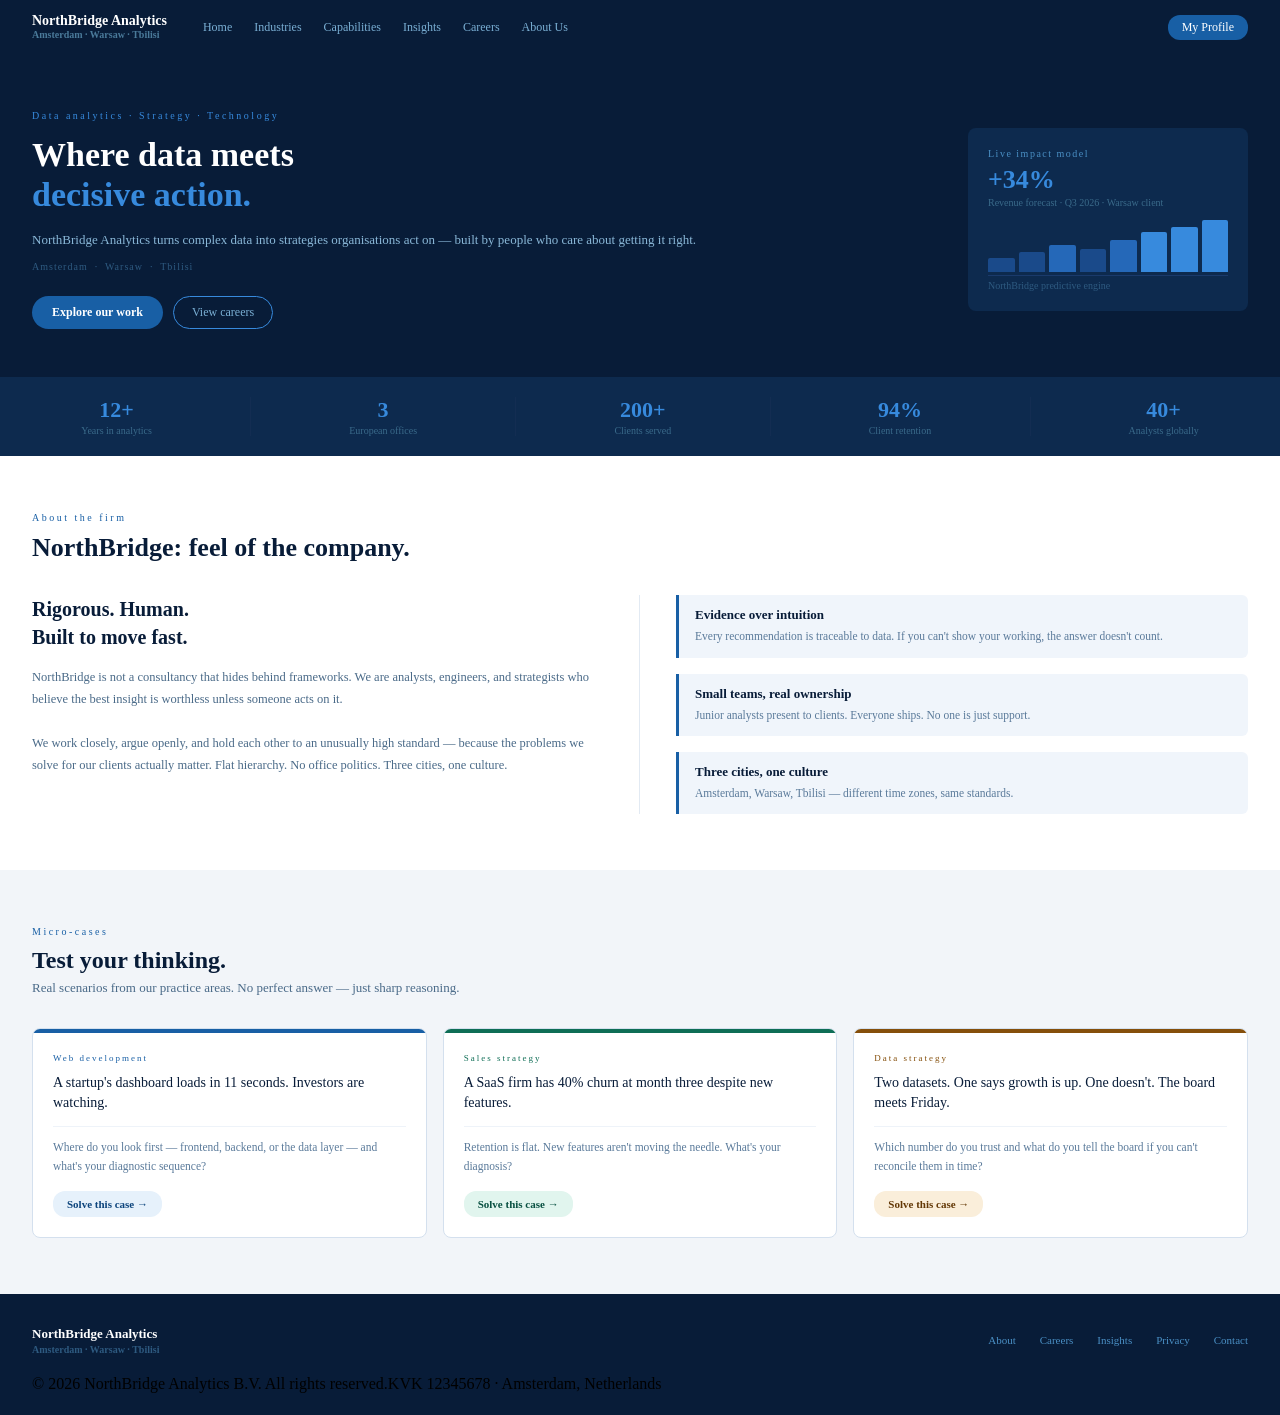
<file: index.html>
<!DOCTYPE html>
<html lang="en">

  <head>
    <meta charset="UTF-8">
    <meta name="viewport" content="width=device-width, initial-scale=1.0">
    <title>northbridge-analytics.com</title>
    <link rel="stylesheet" href="homepage.css">
  </head>

  <body>
          <div class="page">
            <nav>
              <div 
                class="nav-logo">NorthBridge Analytics<small>Amsterdam · Warsaw · Tbilisi</small>
              </div>

              <div class="nav-links">
                <a href="homepage.html">Home</a>
                <a href="#">Industries</a>
                <a href="#">Capabilities</a>
                <a href="#">Insights</a>
                <a href="careers.html">Careers</a>
                <a href="#">About Us</a>
              </div>
              <div class="nav-right">
                <a href="myProfile.html" class="btn-join">My Profile</a>
              </div>
            </nav>

            <div class="hero">
              <div>
                <div class="hero-eyebrow">Data analytics · Strategy · Technology</div>
                <h1>Where data meets<br><em>decisive action.</em></h1>
                <p class="hero-sub">NorthBridge Analytics turns complex data into strategies organisations act on — built by people who care about getting it right.</p>
                <p class="hero-offices">Amsterdam &nbsp;·&nbsp; Warsaw &nbsp;·&nbsp; Tbilisi</p>
                <div class="hero-btns">
                  <a href="#" class="btn-p">Explore our work</a>
                  <a href="#" class="btn-o">View careers</a>
                </div>
              </div>
              <div class="hero-vis">
                <div class="vis-lbl">Live impact model</div>
                <div class="vis-num">+34%</div>
                <div class="vis-desc">Revenue forecast · Q3 2026 · Warsaw client</div>
                <div class="bars">
                  <div class="b" style="height:28%"></div>
                  <div class="b" style="height:40%"></div>
                  <div class="b m" style="height:52%"></div>
                  <div class="b" style="height:46%"></div>
                  <div class="b m" style="height:63%"></div>
                  <div class="b h" style="height:78%"></div>
                  <div class="b h" style="height:88%"></div>
                  <div class="b h" style="height:100%"></div>
                </div>
                <div style="height:0.5px;background:#1a3a6b;margin-top:3px"></div>
                <div style="font-size:10px;color:#2e5a80;margin-top:4px">NorthBridge predictive engine</div>
              </div>
            </div>

            <div class="stats-strip">
              <div class="stat"><div class="stat-n">12+</div><div class="stat-l">Years in analytics</div></div>
              <div class="stat-div"></div>
              <div class="stat"><div class="stat-n">3</div><div class="stat-l">European offices</div></div>
              <div class="stat-div"></div>
              <div class="stat"><div class="stat-n">200+</div><div class="stat-l">Clients served</div></div>
              <div class="stat-div"></div>
              <div class="stat"><div class="stat-n">94%</div><div class="stat-l">Client retention</div></div>
              <div class="stat-div"></div>
              <div class="stat"><div class="stat-n">40+</div><div class="stat-l">Analysts globally</div></div>
            </div>

            <div class="feel">
              <div class="eyebrow">About the firm</div>
              <h2>NorthBridge: feel of the company.</h2>
              <div class="feel-grid">
                <div class="feel-l">
                  <h3>Rigorous. Human.<br>Built to move fast.</h3>
                  <p>NorthBridge is not a consultancy that hides behind frameworks. We are analysts, engineers, and strategists who believe the best insight is worthless unless someone acts on it.<br><br>We work closely, argue openly, and hold each other to an unusually high standard — because the problems we solve for our clients actually matter. Flat hierarchy. No office politics. Three cities, one culture.</p>
                </div>
                <div class="feel-r">
                  <div class="pill"><strong>Evidence over intuition</strong><span>Every recommendation is traceable to data. If you can't show your working, the answer doesn't count.</span></div>
                  <div class="pill"><strong>Small teams, real ownership</strong><span>Junior analysts present to clients. Everyone ships. No one is just support.</span></div>
                  <div class="pill"><strong>Three cities, one culture</strong><span>Amsterdam, Warsaw, Tbilisi — different time zones, same standards.</span></div>
                </div>
              </div>
            </div>

            <div class="cases">
              <div class="eyebrow">Micro-cases</div>
              <h2>Test your thinking.</h2>
              <p class="cases-sub">Real scenarios from our practice areas. No perfect answer — just sharp reasoning.</p>
              <div class="cases-grid">
                <div class="card">
                  <div class="card-top" style="background:#185fa5"></div>
                  <div class="card-body">
                    <div class="card-tag" style="color:#185fa5">Web development</div>
                    <div class="card-q">A startup's dashboard loads in 11 seconds. Investors are watching.</div>
                    <div class="card-div"></div>
                    <p class="card-p">Where do you look first — frontend, backend, or the data layer — and what's your diagnostic sequence?</p>
                    <a href="#" class="card-cta" style="background:#e6f1fb;color:#0c447c">Solve this case →</a>
                  </div>
                </div>
                <div class="card">
                  <div class="card-top" style="background:#0f6e56"></div>
                  <div class="card-body">
                    <div class="card-tag" style="color:#0f6e56">Sales strategy</div>
                    <div class="card-q">A SaaS firm has 40% churn at month three despite new features.</div>
                    <div class="card-div"></div>
                    <p class="card-p">Retention is flat. New features aren't moving the needle. What's your diagnosis?</p>
                    <a href="#" class="card-cta" style="background:#e1f5ee;color:#085041">Solve this case →</a>
                  </div>
                </div>
                <div class="card">
                  <div class="card-top" style="background:#854f0b"></div>
                  <div class="card-body">
                    <div class="card-tag" style="color:#854f0b">Data strategy</div>
                    <div class="card-q">Two datasets. One says growth is up. One doesn't. The board meets Friday.</div>
                    <div class="card-div"></div>
                    <p class="card-p">Which number do you trust and what do you tell the board if you can't reconcile them in time?</p>
                    <a href="#" class="card-cta" style="background:#faeeda;color:#633806">Solve this case →</a>
                  </div>
                </div>
              </div>
            </div>

            <footer>
              <div class="ft">
                <div class="fl">NorthBridge Analytics<small>Amsterdam · Warsaw · Tbilisi</small></div>
                <div class="flinks">
                  <a href="#">About</a><a href="#">Careers</a><a href="#">Insights</a><a href="#">Privacy</a><a href="#">Contact</a>
                </div>
              </div>
              <div class="fb"><span>© 2026 NorthBridge Analytics B.V. All rights reserved.</span><span>KVK 12345678 · Amsterdam, Netherlands</span></div>
            </footer>
          </div>

  </body>
</html>
</file>
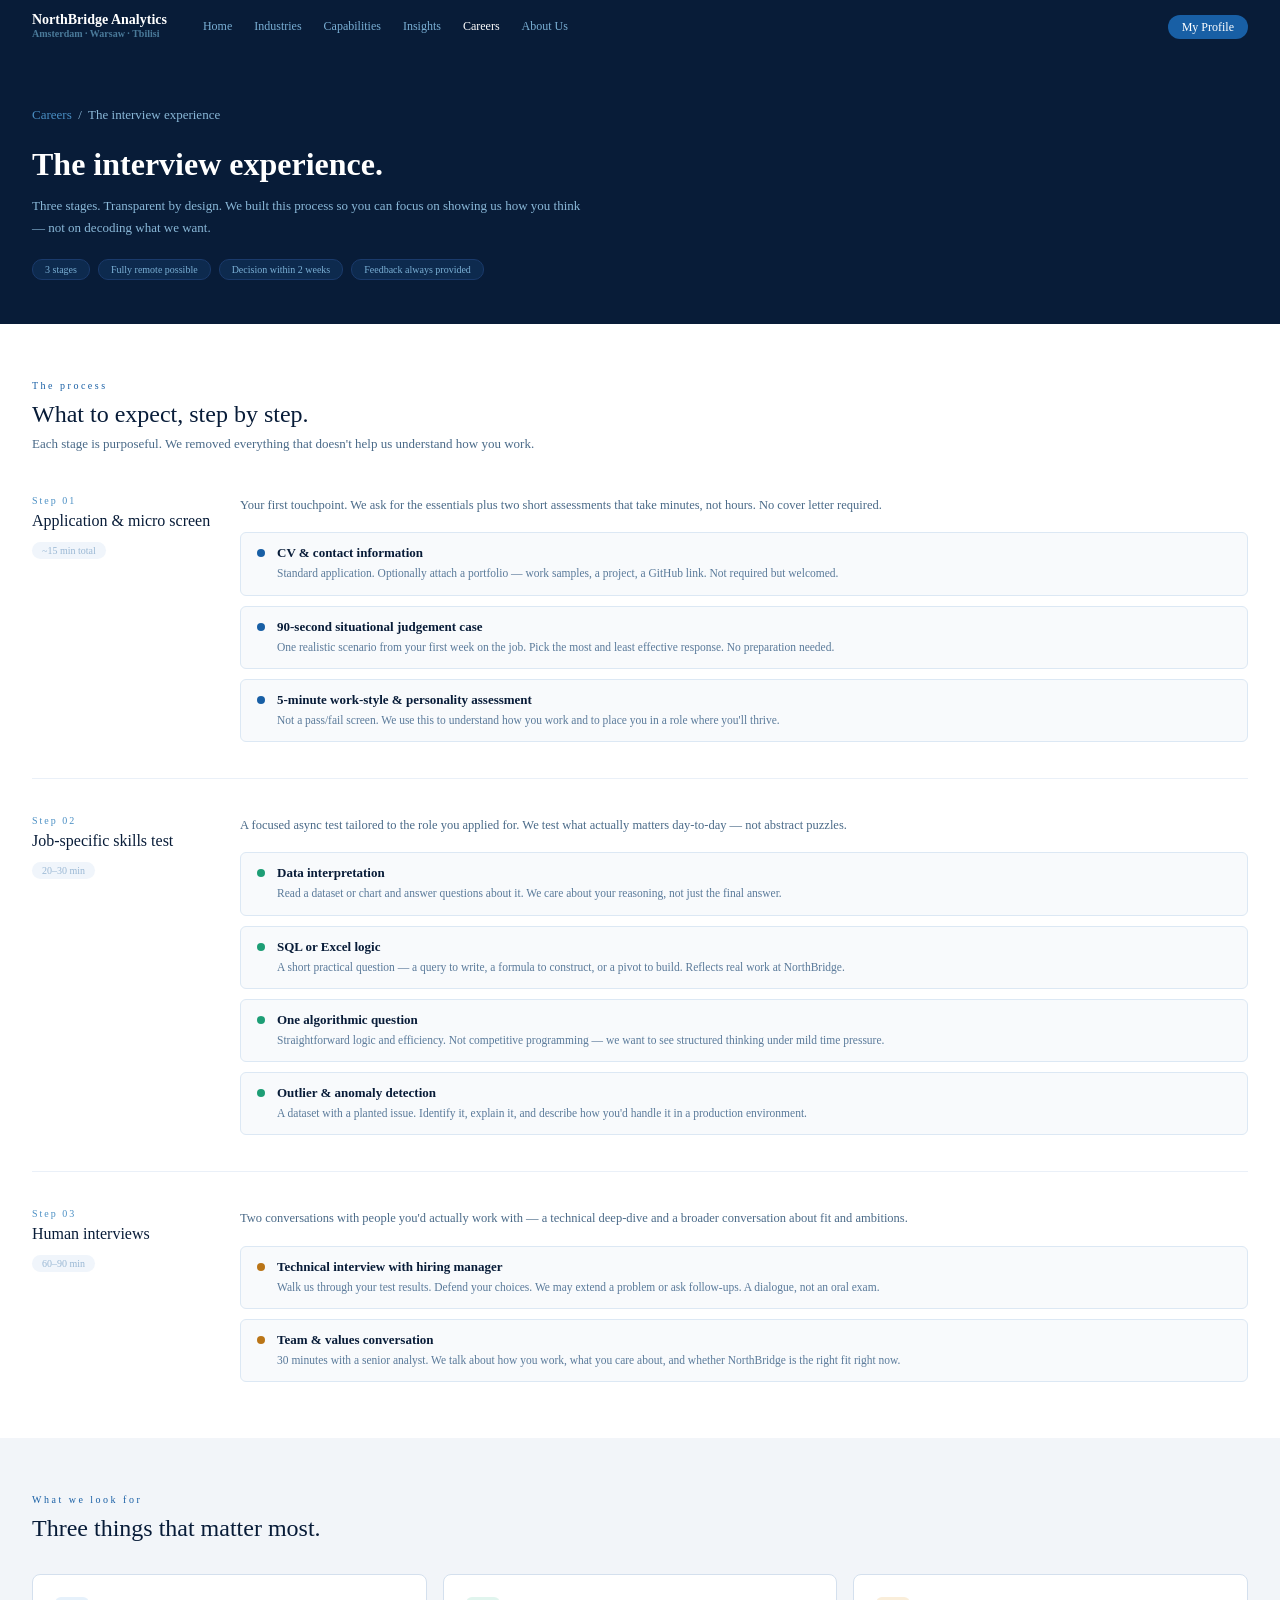
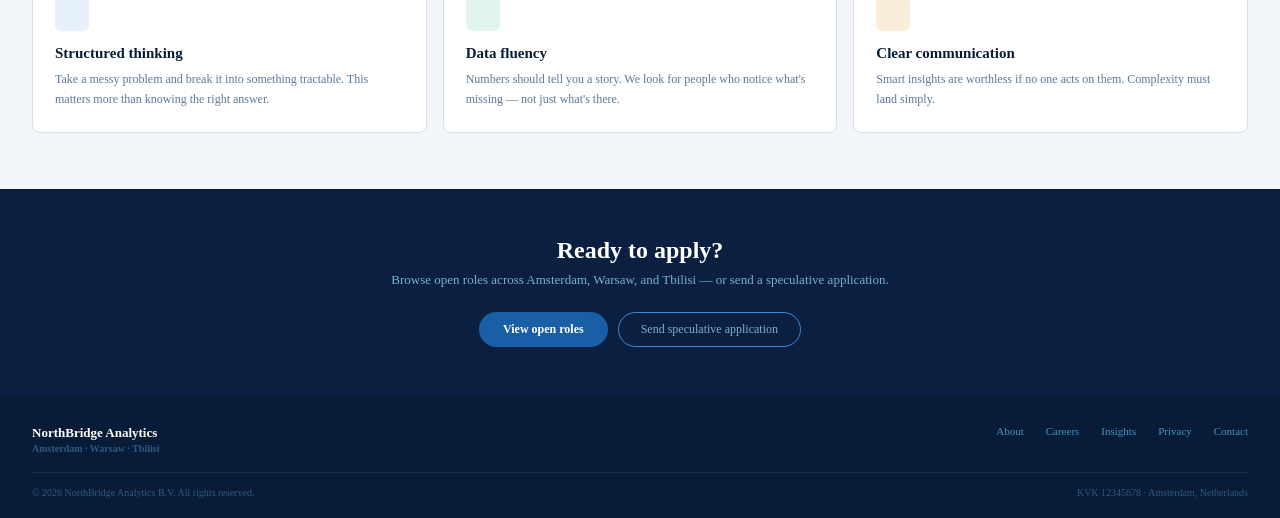
<file: careers.html>
<!DOCTYPE html>
<html lang="en">
<head>
  <meta charset="UTF-8">
  <meta name="viewport" content="width=device-width, initial-scale=1.0">
  <title>Careers</title>
  <link rel="stylesheet" href="careers.css">
</head>
<body>
    
<div class="page">
    <nav>
      <div class="logo">NorthBridge Analytics<small>Amsterdam · Warsaw · Tbilisi</small></div>
      <div class="nlinks">
        <a href="homepage.html">Home</a><a href="#">Industries</a><a href="#">Capabilities</a><a href="#">Insights</a>
        <a href="#" class="on">Careers</a><a href="#">About Us</a>
      </div>
      <div class="nright">
        <a href="myProfile.html" class="jb">My Profile</a>
      </div>
    </nav>

    <div class="hero">
      <p class="bc"><a href="#">Careers</a> &nbsp;/&nbsp; The interview experience</p>
      <h1>The interview experience.</h1>
      <p>Three stages. Transparent by design. We built this process so you can focus on showing us how you think — not on decoding what we want.</p>
      <div class="tags">
        <span class="tag">3 stages</span>
        <span class="tag">Fully remote possible</span>
        <span class="tag">Decision within 2 weeks</span>
        <span class="tag">Feedback always provided</span>
      </div>
    </div>

    <div class="process">
      <div class="eyebrow">The process</div>
      <div class="sec-title">What to expect, step by step.</div>
      <p class="sec-sub">Each stage is purposeful. We removed everything that doesn't help us understand how you work.</p>

      <div class="step">
        <div class="smeta">
          <div class="snum">Step 01</div>
          <div class="stitle">Application &amp; micro screen</div>
          <div class="sdur">~15 min total</div>
        </div>
        <div>
          <p class="sdesc">Your first touchpoint. We ask for the essentials plus two short assessments that take minutes, not hours. No cover letter required.</p>
          <div class="tasks">
            <div class="task"><div class="tdot tblue"></div><div class="tinner"><strong>CV &amp; contact information</strong><span>Standard application. Optionally attach a portfolio — work samples, a project, a GitHub link. Not required but welcomed.</span></div></div>
            <div class="task"><div class="tdot tblue"></div><div class="tinner"><strong>90-second situational judgement case</strong><span>One realistic scenario from your first week on the job. Pick the most and least effective response. No preparation needed.</span></div></div>
            <div class="task"><div class="tdot tblue"></div><div class="tinner"><strong>5-minute work-style &amp; personality assessment</strong><span>Not a pass/fail screen. We use this to understand how you work and to place you in a role where you'll thrive.</span></div></div>
          </div>
        </div>
      </div>

      <div class="step">
        <div class="smeta">
          <div class="snum">Step 02</div>
          <div class="stitle">Job-specific skills test</div>
          <div class="sdur">20–30 min</div>
        </div>
        <div>
          <p class="sdesc">A focused async test tailored to the role you applied for. We test what actually matters day-to-day — not abstract puzzles.</p>
          <div class="tasks">
            <div class="task"><div class="tdot tgreen"></div><div class="tinner"><strong>Data interpretation</strong><span>Read a dataset or chart and answer questions about it. We care about your reasoning, not just the final answer.</span></div></div>
            <div class="task"><div class="tdot tgreen"></div><div class="tinner"><strong>SQL or Excel logic</strong><span>A short practical question — a query to write, a formula to construct, or a pivot to build. Reflects real work at NorthBridge.</span></div></div>
            <div class="task"><div class="tdot tgreen"></div><div class="tinner"><strong>One algorithmic question</strong><span>Straightforward logic and efficiency. Not competitive programming — we want to see structured thinking under mild time pressure.</span></div></div>
            <div class="task"><div class="tdot tgreen"></div><div class="tinner"><strong>Outlier &amp; anomaly detection</strong><span>A dataset with a planted issue. Identify it, explain it, and describe how you'd handle it in a production environment.</span></div></div>
          </div>
        </div>
      </div>

      <div class="step">
        <div class="smeta">
          <div class="snum">Step 03</div>
          <div class="stitle">Human interviews</div>
          <div class="sdur">60–90 min</div>
        </div>
        <div>
          <p class="sdesc">Two conversations with people you'd actually work with — a technical deep-dive and a broader conversation about fit and ambitions.</p>
          <div class="tasks">
            <div class="task"><div class="tdot tamber"></div><div class="tinner"><strong>Technical interview with hiring manager</strong><span>Walk us through your test results. Defend your choices. We may extend a problem or ask follow-ups. A dialogue, not an oral exam.</span></div></div>
            <div class="task"><div class="tdot tamber"></div><div class="tinner"><strong>Team &amp; values conversation</strong><span>30 minutes with a senior analyst. We talk about how you work, what you care about, and whether NorthBridge is the right fit right now.</span></div></div>
          </div>
        </div>
      </div>
    </div>

    <div class="traits">
      <div class="eyebrow">What we look for</div>
      <div class="sec-title">Three things that matter most.</div>
      <div class="tgrid">
        <div class="tc"><div class="ti" style="background:#e6f1fb"><i class="ti ti-brain" style="color:#185fa5" aria-hidden="true"></i></div><h3>Structured thinking</h3><p>Take a messy problem and break it into something tractable. This matters more than knowing the right answer.</p></div>
        <div class="tc"><div class="ti" style="background:#e1f5ee"><i class="ti ti-chart-bar" style="color:#0f6e56" aria-hidden="true"></i></div><h3>Data fluency</h3><p>Numbers should tell you a story. We look for people who notice what's missing — not just what's there.</p></div>
        <div class="tc"><div class="ti" style="background:#faeeda"><i class="ti ti-messages" style="color:#854f0b" aria-hidden="true"></i></div><h3>Clear communication</h3><p>Smart insights are worthless if no one acts on them. Complexity must land simply.</p></div>
      </div>
    </div>

    <div class="cta">
      <h2>Ready to apply?</h2>
      <p>Browse open roles across Amsterdam, Warsaw, and Tbilisi — or send a speculative application.</p>
      <div class="ctabs"><a href="#" class="bp">View open roles</a><a href="#" class="bo">Send speculative application</a></div>
    </div>

    <footer>
      <div class="ftop">
        <div class="flogo">NorthBridge Analytics<small>Amsterdam · Warsaw · Tbilisi</small></div>
        <div class="flinks"><a href="#">About</a><a href="#">Careers</a><a href="#">Insights</a><a href="#">Privacy</a><a href="#">Contact</a></div>
      </div>
      <div class="fbot"><span>© 2026 NorthBridge Analytics B.V. All rights reserved.</span><span>KVK 12345678 · Amsterdam, Netherlands</span></div>
    </footer>
  </div>

</body>
</html>
</file>
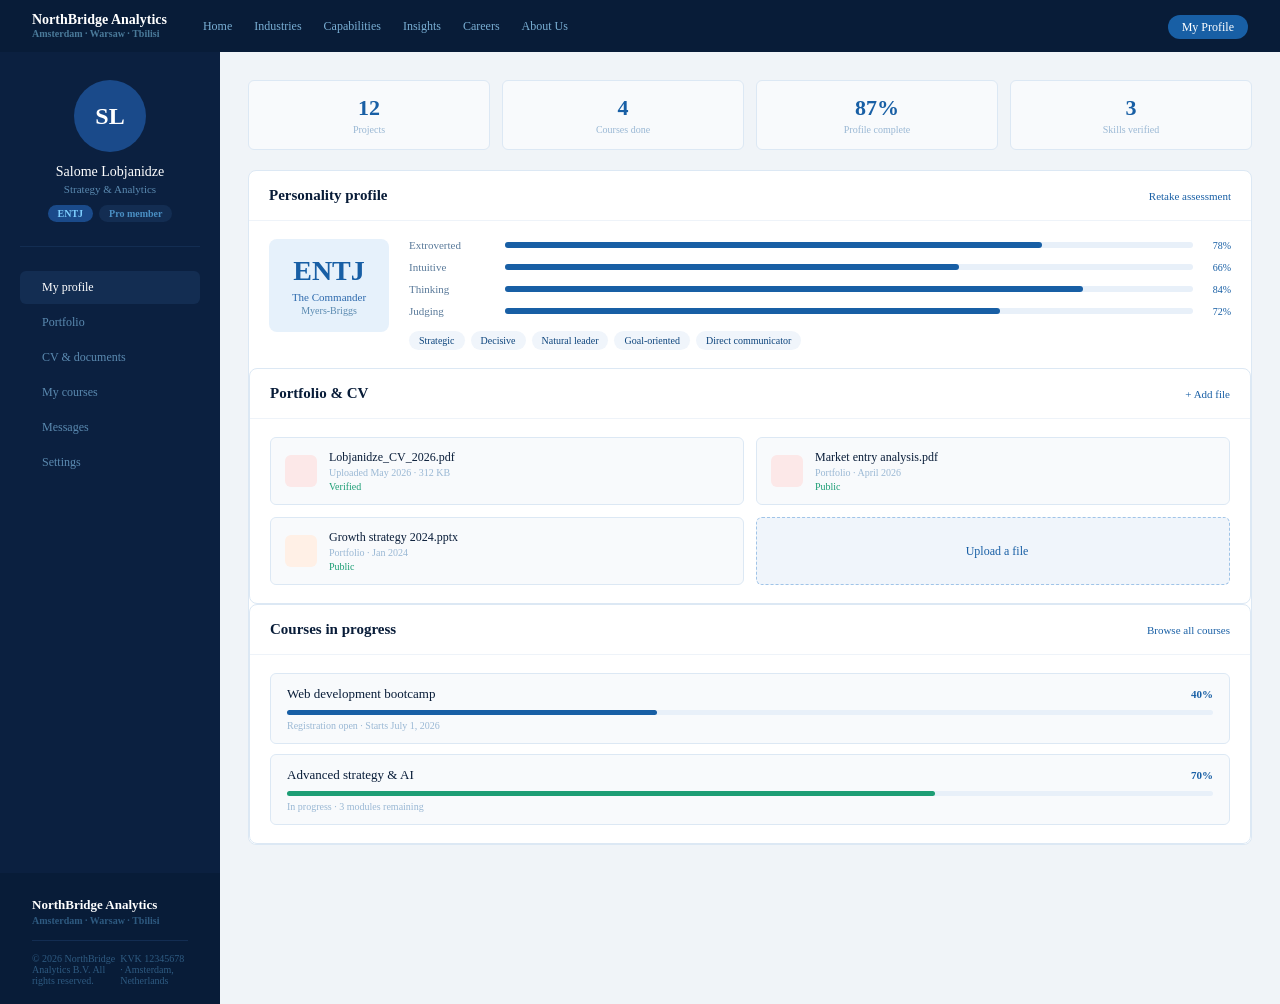
<file: myProfile.html>
<!DOCTYPE html>
<html lang="en">
<head>
  <meta charset="UTF-8">
  <meta name="viewport" content="width=device-width, initial-scale=1.0">
  <title>My profile</title>
  <link rel="stylesheet" href="myProfile.css">
</head>
<body>

<div class="page">
    <nav>
      <div class="logo">NorthBridge Analytics<small>Amsterdam · Warsaw · Tbilisi</small></div>
      <div class="nlinks">
        <a href="homepage.html">Home</a><a href="#">Industries</a><a href="#">Capabilities</a><a href="#">Insights</a>
        <a href="careers.html">Careers</a><a href="#">About Us</a>
      </div>
      <div class="nright">
        <a href="myProfile.html" class="jb">My Profile</a>
      </div>
    </nav>

    <div class="profile-shell">
      <div class="sidebar">
        <div class="avatar-wrap">
          <div class="avatar">SL</div>
          <div class="sb-name">Salome Lobjanidze</div>
          <div class="sb-role">Strategy &amp; Analytics</div>
          <div class="sb-badges">
            <span class="badge badge-entj">ENTJ</span>
            <span class="badge badge-pro">Pro member</span>
          </div>
        </div>
        <div class="sb-nav">
          <div class="sb-item active"><i class="ti ti-user" aria-hidden="true"></i> My profile</div>
          <div class="sb-item"><i class="ti ti-folder" aria-hidden="true"></i> Portfolio</div>
          <div class="sb-item"><i class="ti ti-file" aria-hidden="true"></i> CV &amp; documents</div>
          <div class="sb-item"><i class="ti ti-school" aria-hidden="true"></i> My courses</div>
          <div class="sb-item"><i class="ti ti-mail" aria-hidden="true"></i> Messages</div>
          <div class="sb-item"><i class="ti ti-settings" aria-hidden="true"></i> Settings</div>
        </div>
      </div>

      <div class="main">
        <div class="stats-row">
          <div class="stat-c"><div class="stat-n">12</div><div class="stat-l">Projects</div></div>
          <div class="stat-c"><div class="stat-n">4</div><div class="stat-l">Courses done</div></div>
          <div class="stat-c"><div class="stat-n">87%</div><div class="stat-l">Profile complete</div></div>
          <div class="stat-c"><div class="stat-n">3</div><div class="stat-l">Skills verified</div></div>
        </div>

        <div class="section-card">
          <div class="card-header"><h3>Personality profile</h3><span class="card-edit">Retake assessment</span></div>
          <div class="card-body">
            <div class="personality-grid">
              <div class="entj-box">
                <div class="entj-code">ENTJ</div>
                <div class="entj-name">The Commander</div>
                <div class="entj-sub">Myers-Briggs</div>
              </div>
              <div>
                <div class="trait-rows">
                  <div class="trait-row"><span class="trait-label">Extroverted</span><div class="trait-bar-bg"><div class="trait-bar-fill" style="width:78%"></div></div><span class="trait-pct">78%</span></div>
                  <div class="trait-row"><span class="trait-label">Intuitive</span><div class="trait-bar-bg"><div class="trait-bar-fill" style="width:66%"></div></div><span class="trait-pct">66%</span></div>
                  <div class="trait-row"><span class="trait-label">Thinking</span><div class="trait-bar-bg"><div class="trait-bar-fill" style="width:84%"></div></div><span class="trait-pct">84%</span></div>
                  <div class="trait-row"><span class="trait-label">Judging</span><div class="trait-bar-bg"><div class="trait-bar-fill" style="width:72%"></div></div><span class="trait-pct">72%</span></div>
                </div>
                <div class="traits-tags">
                  <span class="traits-tag">Strategic</span>
                  <span class="traits-tag">Decisive</span>
                  <span class="traits-tag">Natural leader</span>
                  <span class="traits-tag">Goal-oriented</span>
                  <span class="traits-tag">Direct communicator</span>
                </div>
              </div>
            </div>
        </div>

        <div class="section-card">
          <div class="card-header"><h3>Portfolio &amp; CV</h3><span class="card-edit">+ Add file</span></div>
          <div class="card-body">
            <div class="docs-grid">
              <div class="doc-item">
                <div class="doc-icon pdf"><i class="ti ti-file-type-pdf" style="color:#e24b4a" aria-hidden="true"></i></div>
                <div><div class="doc-name">Lobjanidze_CV_2026.pdf</div><div class="doc-meta">Uploaded May 2026 · 312 KB</div><div class="doc-status ok">Verified</div></div>
              </div>
              <div class="doc-item">
                <div class="doc-icon pdf"><i class="ti ti-chart-bar" style="color:#185fa5" aria-hidden="true"></i></div>
                <div><div class="doc-name">Market entry analysis.pdf</div><div class="doc-meta">Portfolio · April 2026</div><div class="doc-status ok">Public</div></div>
              </div>
              <div class="doc-item">
                <div class="doc-icon ppt"><i class="ti ti-presentation" style="color:#ba7517" aria-hidden="true"></i></div>
                <div><div class="doc-name">Growth strategy 2024.pptx</div><div class="doc-meta">Portfolio · Jan 2024</div><div class="doc-status ok">Public</div></div>
              </div>
              <div class="add-btn"><i class="ti ti-upload" aria-hidden="true"></i> Upload a file</div>
            </div>
          </div>
        </div>

        <div class="section-card">
          <div class="card-header"><h3>Courses in progress</h3><span class="card-edit">Browse all courses</span></div>
          <div class="card-body">
            <div class="courses-list">
              <div class="course-row">
                <div class="course-top"><span class="course-name">Web development bootcamp</span><span class="course-pct">40%</span></div>
                <div class="prog-bg"><div class="prog-fill" style="width:40%;background:#185fa5"></div></div>
                <div style="font-size:10px;color:#9ab8d4;margin-top:5px">Registration open · Starts July 1, 2026</div>
              </div>
              <div class="course-row">
                <div class="course-top"><span class="course-name">Advanced strategy &amp; AI</span><span class="course-pct">70%</span></div>
                <div class="prog-bg"><div class="prog-fill" style="width:70%;background:#1d9e75"></div></div>
                <div style="font-size:10px;color:#9ab8d4;margin-top:5px">In progress · 3 modules remaining</div>
              </div>
            </div>
          </div>
        </div>
      </div>
    </div>

    <footer>
      <div class="ftop">
        <div class="flogo">NorthBridge Analytics<small>Amsterdam · Warsaw · Tbilisi</small></div>
      </div>
      <div class="fbot"><span>© 2026 NorthBridge Analytics B.V. All rights reserved.</span><span>KVK 12345678 · Amsterdam, Netherlands</span></div>
    </footer>
  </div>

</body>
</html>
</file>
<file: homepage.css>
*{margin:0;padding:0;box-sizing:border-box}
.browser{background:#e8e8e8;border-radius:10px;overflow:hidden;font-family:Arial,sans-serif}
.browser-chrome{background:#d4d4d4;padding:10px 14px 0}
.traffic{display:flex;gap:6px;margin-bottom:10px}
.dot{width:12px;height:12px;border-radius:50%}
.dot.r{background:#ff5f57}
.dot.y{background:#febc2e}
.dot.g{background:#28c840}
.tabs{display:flex;gap:2px;margin-bottom:0}
.tab{background:#e8e8e8;padding:6px 18px 8px;border-radius:6px 6px 0 0;font-size:11px;color:#555;display:flex;align-items:center;gap:6px}
.tab.active{background:#f9f9f9;color:#111}
.tab-favicon{width:12px;height:12px;border-radius:2px;background:#185fa5}
.toolbar{background:#f9f9f9;border-bottom:0.5px solid #ccc;padding:8px 12px;display:flex;align-items:center;gap:10px}
.nav-arrows{display:flex;gap:4px}
.nav-btn{width:26px;height:26px;border-radius:50%;background:#e2e2e2;display:flex;align-items:center;justify-content:center;font-size:13px;color:#888}
.address-bar{flex:1;background:#fff;border:0.5px solid #c8c8c8;border-radius:6px;padding:5px 12px;display:flex;align-items:center;gap:8px;font-size:12px;color:#333}
.lock{color:#4a9a4a;font-size:11px}
.url{color:#444;font-size:12px}
.url em{color:#111;font-style:normal}
.toolbar-icons{display:flex;gap:10px;color:#888;font-size:14px}
.page{background:#f2f5f9;overflow:hidden}
nav{background:#081c38;height:54px;display:flex;align-items:center;padding:0 32px;gap:0}
.nav-logo{font-family:Georgia,serif;font-size:14px;font-weight:700;color:#fff;margin-right:36px;line-height:1.2}
.nav-logo small{font-size:10px;color:#4a7a9a;display:block}
.nav-links{display:flex;gap:22px;flex:1}
.nav-links a{font-size:12px;color:#7aafd4;text-decoration:none}
.nav-right{display:flex;gap:12px;align-items:center}
.nav-right a{font-size:12px;color:#4a8fc4;text-decoration:none}
.btn-join{background:#185fa5;color:#fff!important;padding:5px 14px;border-radius:12px}
.hero{background:#081c38;padding:56px 32px 48px;display:grid;grid-template-columns:1fr 280px;gap:36px;align-items:center}
.hero-eyebrow{font-size:10px;letter-spacing:2.5px;color:#378add;margin-bottom:14px}
.hero h1{font-family:Georgia,serif;font-size:34px;color:#fff;line-height:1.18;margin-bottom:14px}
.hero h1 em{color:#378add;font-style:normal}
.hero-sub{font-size:13px;color:#8ab8d8;line-height:1.7;margin-bottom:10px}
.hero-offices{font-size:10px;color:#2e5a80;letter-spacing:1px;margin-bottom:24px}
.hero-btns{display:flex;gap:10px}
.btn-p{background:#185fa5;color:#fff;padding:9px 20px;border-radius:18px;font-size:12px;font-weight:700;text-decoration:none}
.btn-o{border:1px solid #378add;color:#7aafd4;padding:8px 18px;border-radius:18px;font-size:12px;text-decoration:none}
.hero-vis{background:#0d2a4e;border-radius:8px;padding:20px}
.vis-lbl{font-size:10px;color:#4a8fc4;letter-spacing:1.5px;margin-bottom:6px}
.vis-num{font-size:26px;font-weight:700;color:#378add;font-family:Georgia,serif}
.vis-desc{font-size:10px;color:#3a6a8a;margin-top:2px;margin-bottom:12px}
.bars{display:flex;gap:4px;align-items:flex-end;height:52px}
.b{border-radius:2px 2px 0 0;flex:1;background:#1a4a8a}
.b.m{background:#2568b8}
.b.h{background:#378add}
.stats-strip{background:#0d2a4e;padding:20px 32px;display:flex;justify-content:space-around}
.stat{text-align:center}
.stat-n{font-family:Georgia,serif;font-size:22px;color:#378add;font-weight:700}
.stat-l{font-size:10px;color:#3a6a8a;margin-top:2px}
.stat-div{width:0.5px;background:#132d52}
.feel{background:#fff;padding:56px 32px}
.eyebrow{font-size:10px;letter-spacing:2.5px;color:#185fa5;margin-bottom:10px}
.feel h2{font-family:Georgia,serif;font-size:26px;color:#081c38;margin-bottom:32px}
.feel-grid{display:grid;grid-template-columns:1fr 1fr;gap:0}
.feel-l{padding-right:36px;border-right:1px solid #e2eaf3}
.feel-l h3{font-family:Georgia,serif;font-size:20px;color:#081c38;line-height:1.4;margin-bottom:16px}
.feel-l p{font-size:12.5px;color:#4a6a88;line-height:1.75}
.feel-r{padding-left:36px;display:flex;flex-direction:column;gap:16px}
.pill{background:#f0f5fb;border-left:3px solid #185fa5;padding:12px 16px;border-radius:0 6px 6px 0}
.pill strong{font-family:Georgia,serif;font-size:13px;color:#081c38;display:block;margin-bottom:3px}
.pill span{font-size:11.5px;color:#5a7a9a;line-height:1.5}
.cases{background:#f2f5f9;padding:56px 32px}
.cases h2{font-family:Georgia,serif;font-size:24px;color:#081c38;margin-bottom:6px}
.cases-sub{font-size:13px;color:#4a6a88;margin-bottom:32px}
.cases-grid{display:grid;grid-template-columns:repeat(3,1fr);gap:16px}
.card{background:#fff;border-radius:8px;border:0.5px solid #d4e0ee;overflow:hidden}
.card-top{height:4px}
.card-body{padding:20px}
.card-tag{font-size:9px;letter-spacing:2px;margin-bottom:10px}
.card-q{font-family:Georgia,serif;font-size:14px;color:#081c38;line-height:1.45;margin-bottom:12px}
.card-div{height:0.5px;background:#eef3f9;margin-bottom:12px}
.card-p{font-size:11.5px;color:#5a7a9a;line-height:1.6;margin-bottom:16px}
.card-cta{font-size:11px;font-weight:700;padding:7px 14px;border-radius:12px;text-decoration:none;display:inline-block}
footer{background:#081c38;padding:32px 32px 22px}
.ft{display:flex;justify-content:space-between;margin-bottom:20px}
.fl{font-family:Georgia,serif;font-size:13px;color:#fff;font-weight:700}
.fl small{font-size:10px;color:#2e5a80;display:block;margin-top:2px}
.flinks{display:flex;gap:24px;align-items:center}
.flinks a{font-size:11px;color:#4a8fc4;text-decoration:none}
</file>
<file: careers.css>
*{margin:0;padding:0;box-sizing:border-box}
.browser{font-family:Arial,sans-serif}
.page{background:#f2f5f9}
nav{background:#081c38;height:52px;display:flex;align-items:center;padding:0 32px}
.logo{font-family:Georgia,serif;font-size:14px;font-weight:700;color:#fff;margin-right:36px;line-height:1.2}
.logo small{font-size:10px;color:#4a7a9a;display:block}
.nlinks{display:flex;gap:22px;flex:1}
.nlinks a{font-size:12px;color:#7aafd4;text-decoration:none}
.nlinks a.on{color:#fff}
.nright a{font-size:12px;color:#4a8fc4;text-decoration:none;margin-left:12px}
.nright .jb{background:#185fa5;color:#fff!important;padding:5px 14px;border-radius:12px}
.hero{background:#081c38;padding:52px 32px 44px}
.bc{font-size:11px;color:#2e5a80;margin-bottom:16px}
.bc a{color:#4a8fc4;text-decoration:none}
.hero h1{font-family:Georgia,serif;font-size:32px;color:#fff;margin-bottom:12px}
.hero p{font-size:13px;color:#8ab8d8;line-height:1.7;max-width:560px;margin-bottom:20px}
.tags{display:flex;gap:8px;flex-wrap:wrap}
.tag{background:#0d2a4e;border:0.5px solid #1a3a6b;color:#7aafd4;font-size:10px;padding:4px 12px;border-radius:10px}
.process{background:#fff;padding:56px 32px}
.eyebrow{font-size:10px;letter-spacing:2.5px;color:#185fa5;margin-bottom:10px}
.sec-title{font-family:Georgia,serif;font-size:24px;color:#081c38;margin-bottom:6px}
.sec-sub{font-size:13px;color:#4a6a88;margin-bottom:40px;line-height:1.6}
.step{display:grid;grid-template-columns:180px 1fr;gap:28px;padding-bottom:36px;margin-bottom:36px;border-bottom:0.5px solid #eaf0f8}
.step:last-child{border-bottom:none;margin-bottom:0;padding-bottom:0}

.snum{font-size:10px;letter-spacing:2px;color:#4a8fc4;margin-bottom:5px}
.stitle{font-family:Georgia,serif;font-size:16px;color:#081c38;margin-bottom:6px;line-height:1.3}
.sdur{font-size:10px;color:#9ab8d4;background:#f0f5fb;padding:3px 10px;border-radius:10px;display:inline-block;margin-top:4px}
.sdesc{font-size:12.5px;color:#4a6a88;line-height:1.7;margin-bottom:16px}
.tasks{display:flex;flex-direction:column;gap:10px}
.task{background:#f8fafc;border:0.5px solid #dce8f4;border-radius:6px;padding:12px 16px;display:flex;gap:12px;align-items:flex-start}
.tdot{width:8px;height:8px;border-radius:50%;margin-top:4px;flex-shrink:0}
.tblue{background:#185fa5}.tgreen{background:#1d9e75}.tamber{background:#ba7517}
.tinner strong{font-family:Georgia,serif;font-size:13px;color:#081c38;display:block;margin-bottom:2px}
.tinner span{font-size:11.5px;color:#5a7a9a;line-height:1.5}
.traits{background:#f2f5f9;padding:56px 32px}
.tgrid{display:grid;grid-template-columns:repeat(3,1fr);gap:16px;margin-top:32px}
.tc{background:#fff;border-radius:8px;border:0.5px solid #d4e0ee;padding:22px}
.ti{width:34px;height:34px;border-radius:6px;display:flex;align-items:center;justify-content:center;margin-bottom:14px;font-size:15px}
.tc h3{font-family:Georgia,serif;font-size:15px;color:#081c38;margin-bottom:8px}
.tc p{font-size:12px;color:#5a7a9a;line-height:1.65}
.cta{background:#0b2040;padding:48px 32px;text-align:center}
.cta h2{font-family:Georgia,serif;font-size:24px;color:#fff;margin-bottom:8px}
.cta p{font-size:13px;color:#7aafd4;margin-bottom:24px}
.ctabs{display:flex;gap:10px;justify-content:center}
.bp{background:#185fa5;color:#fff;padding:10px 24px;border-radius:20px;font-size:12px;font-weight:700;text-decoration:none}
.bo{border:1px solid #378add;color:#7aafd4;padding:9px 22px;border-radius:20px;font-size:12px;text-decoration:none}
footer{background:#081c38;padding:30px 32px 20px}
.ftop{display:flex;justify-content:space-between;margin-bottom:18px}
.flogo{font-family:Georgia,serif;font-size:13px;color:#fff;font-weight:700}
.flogo small{font-size:10px;color:#2e5a80;display:block;margin-top:2px}
.flinks{display:flex;gap:22px}
.flinks a{font-size:11px;color:#4a8fc4;text-decoration:none}
.fbot{border-top:0.5px solid #132d52;padding-top:14px;font-size:10px;color:#2e5a80;display:flex;justify-content:space-between}
</file>
<file: myProfile.css>
*{margin:0;padding:0;box-sizing:border-box}
.browser{background:#e8e8e8;border-radius:10px;overflow:hidden;font-family:Arial,sans-serif}
.browser-chrome{background:#d4d4d4;padding:10px 14px 0}
.traffic{display:flex;gap:6px;margin-bottom:10px}
.dot{width:12px;height:12px;border-radius:50%}
.dot.r{background:#ff5f57}.dot.y{background:#febc2e}.dot.g{background:#28c840}
.tabs{display:flex;gap:2px}
.tab{background:#e8e8e8;padding:6px 16px 8px;border-radius:6px 6px 0 0;font-size:11px;color:#555;display:flex;align-items:center;gap:6px}
.tab.active{background:#f9f9f9;color:#111}
.tab-fav{width:12px;height:12px;border-radius:2px;background:#185fa5}
.toolbar{background:#f9f9f9;border-bottom:0.5px solid #ccc;padding:8px 12px;display:flex;align-items:center;gap:10px}
.nb{width:26px;height:26px;border-radius:50%;background:#e2e2e2;display:flex;align-items:center;justify-content:center;font-size:13px;color:#888}
.abar{flex:1;background:#fff;border:0.5px solid #c8c8c8;border-radius:6px;padding:5px 12px;display:flex;align-items:center;gap:8px;font-size:12px}
.page{background:#f0f4f8}
nav{background:#081c38;height:52px;display:flex;align-items:center;padding:0 32px}
.logo{font-family:Georgia,serif;font-size:14px;font-weight:700;color:#fff;margin-right:36px;line-height:1.2}
.logo small{font-size:10px;color:#4a7a9a;display:block}
.nlinks{display:flex;gap:22px;flex:1}
.nlinks a{font-size:12px;color:#7aafd4;text-decoration:none}
.nright a{font-size:12px;color:#4a8fc4;text-decoration:none;margin-left:12px}
.jb{background:#185fa5;color:#fff!important;padding:5px 14px;border-radius:12px}
.profile-shell{display:grid;grid-template-columns:220px 1fr;min-height:600px}
.sidebar{background:#0b2040;padding:28px 20px;display:flex;flex-direction:column;gap:0}
.avatar-wrap{display:flex;flex-direction:column;align-items:center;padding-bottom:24px;margin-bottom:24px;border-bottom:0.5px solid #132d52}
.avatar{width:72px;height:72px;border-radius:50%;background:#1a4a8a;display:flex;align-items:center;justify-content:center;font-family:Georgia,serif;font-size:24px;font-weight:700;color:#fff;margin-bottom:12px}
.sb-name{font-family:Georgia,serif;font-size:14px;color:#fff;text-align:center;margin-bottom:3px}
.sb-role{font-size:11px;color:#5b8ab0;text-align:center;margin-bottom:10px}
.sb-badges{display:flex;gap:6px;justify-content:center;flex-wrap:wrap}
.badge{font-size:10px;padding:3px 10px;border-radius:10px;font-weight:700}
.badge-entj{background:#1a4a8a;color:#7ecfff}
.badge-pro{background:#132d52;color:#4a8fc4}
.sb-nav{display:flex;flex-direction:column;gap:2px}
.sb-item{padding:9px 12px;border-radius:6px;font-size:12px;color:#5b8ab0;display:flex;align-items:center;gap:10px;cursor:pointer}
.sb-item.active{background:#132d52;color:#fff}
.sb-item i{font-size:15px}
.main{padding:28px 28px;display:flex;flex-direction:column;gap:20px}
.section-card{background:#fff;border-radius:8px;border:0.5px solid #dce8f4;overflow:hidden}
.card-header{padding:16px 20px;border-bottom:0.5px solid #eef3f9;display:flex;justify-content:space-between;align-items:center}
.card-header h3{font-family:Georgia,serif;font-size:15px;color:#081c38}
.card-edit{font-size:11px;color:#185fa5;cursor:pointer}
.card-body{padding:18px 20px}
.personality-grid{display:grid;grid-template-columns:120px 1fr;gap:20px;align-items:start}
.entj-box{background:#e6f1fb;border-radius:8px;padding:16px;text-align:center}
.entj-code{font-family:Georgia,serif;font-size:28px;font-weight:700;color:#185fa5}
.entj-name{font-size:11px;color:#2d6aad;margin-top:4px}
.entj-sub{font-size:10px;color:#5a8ab0;margin-top:2px}
.trait-rows{display:flex;flex-direction:column;gap:10px}
.trait-row{display:flex;align-items:center;gap:10px}
.trait-label{font-size:11px;color:#5a7a9a;width:86px;flex-shrink:0}
.trait-bar-bg{flex:1;height:6px;background:#e8f0f9;border-radius:3px}
.trait-bar-fill{height:6px;border-radius:3px;background:#185fa5}
.trait-pct{font-size:10px;color:#185fa5;width:28px;text-align:right}
.traits-tags{display:flex;gap:6px;flex-wrap:wrap;margin-top:14px}
.traits-tag{background:#f0f5fb;color:#0c447c;font-size:10px;padding:4px 10px;border-radius:10px}
.docs-grid{display:grid;grid-template-columns:1fr 1fr;gap:12px}
.doc-item{background:#f8fafc;border:0.5px solid #dce8f4;border-radius:6px;padding:12px 14px;display:flex;align-items:center;gap:12px}
.doc-icon{width:32px;height:32px;border-radius:6px;display:flex;align-items:center;justify-content:center;font-size:15px;flex-shrink:0}
.doc-icon.pdf{background:#fce8e8}
.doc-icon.docx{background:#e6f1fb}
.doc-icon.ppt{background:#fff0e6}
.doc-name{font-size:12px;color:#081c38;margin-bottom:2px}
.doc-meta{font-size:10px;color:#9ab8d4}
.doc-status{font-size:10px;margin-top:3px}
.doc-status.ok{color:#1d9e75}
.add-btn{background:#f0f5fb;border:0.5px dashed #a0c4e8;border-radius:6px;padding:12px;display:flex;align-items:center;justify-content:center;gap:8px;font-size:12px;color:#185fa5;cursor:pointer}
.courses-list{display:flex;flex-direction:column;gap:10px}
.course-row{background:#f8fafc;border:0.5px solid #dce8f4;border-radius:6px;padding:12px 16px}
.course-top{display:flex;justify-content:space-between;align-items:center;margin-bottom:8px}
.course-name{font-size:13px;color:#081c38;font-family:Georgia,serif}
.course-pct{font-size:11px;color:#185fa5;font-weight:700}
.prog-bg{height:5px;background:#e8f0f9;border-radius:3px}
.prog-fill{height:5px;border-radius:3px}
.stats-row{display:grid;grid-template-columns:repeat(4,1fr);gap:12px}
.stat-c{background:#f8fafc;border:0.5px solid #dce8f4;border-radius:6px;padding:14px;text-align:center}
.stat-n{font-family:Georgia,serif;font-size:22px;color:#185fa5;font-weight:700}
.stat-l{font-size:10px;color:#9ab8d4;margin-top:3px}
footer{background:#081c38;padding:24px 32px 18px}
.ftop{display:flex;justify-content:space-between;margin-bottom:14px}
.flogo{font-family:Georgia,serif;font-size:13px;color:#fff;font-weight:700}
.flogo small{font-size:10px;color:#2e5a80;display:block;margin-top:2px}
.flinks{display:flex;gap:20px}
.flinks a{font-size:11px;color:#4a8fc4;text-decoration:none}
.fbot{border-top:0.5px solid #132d52;padding-top:12px;font-size:10px;color:#2e5a80;display:flex;justify-content:space-between}
</file>
